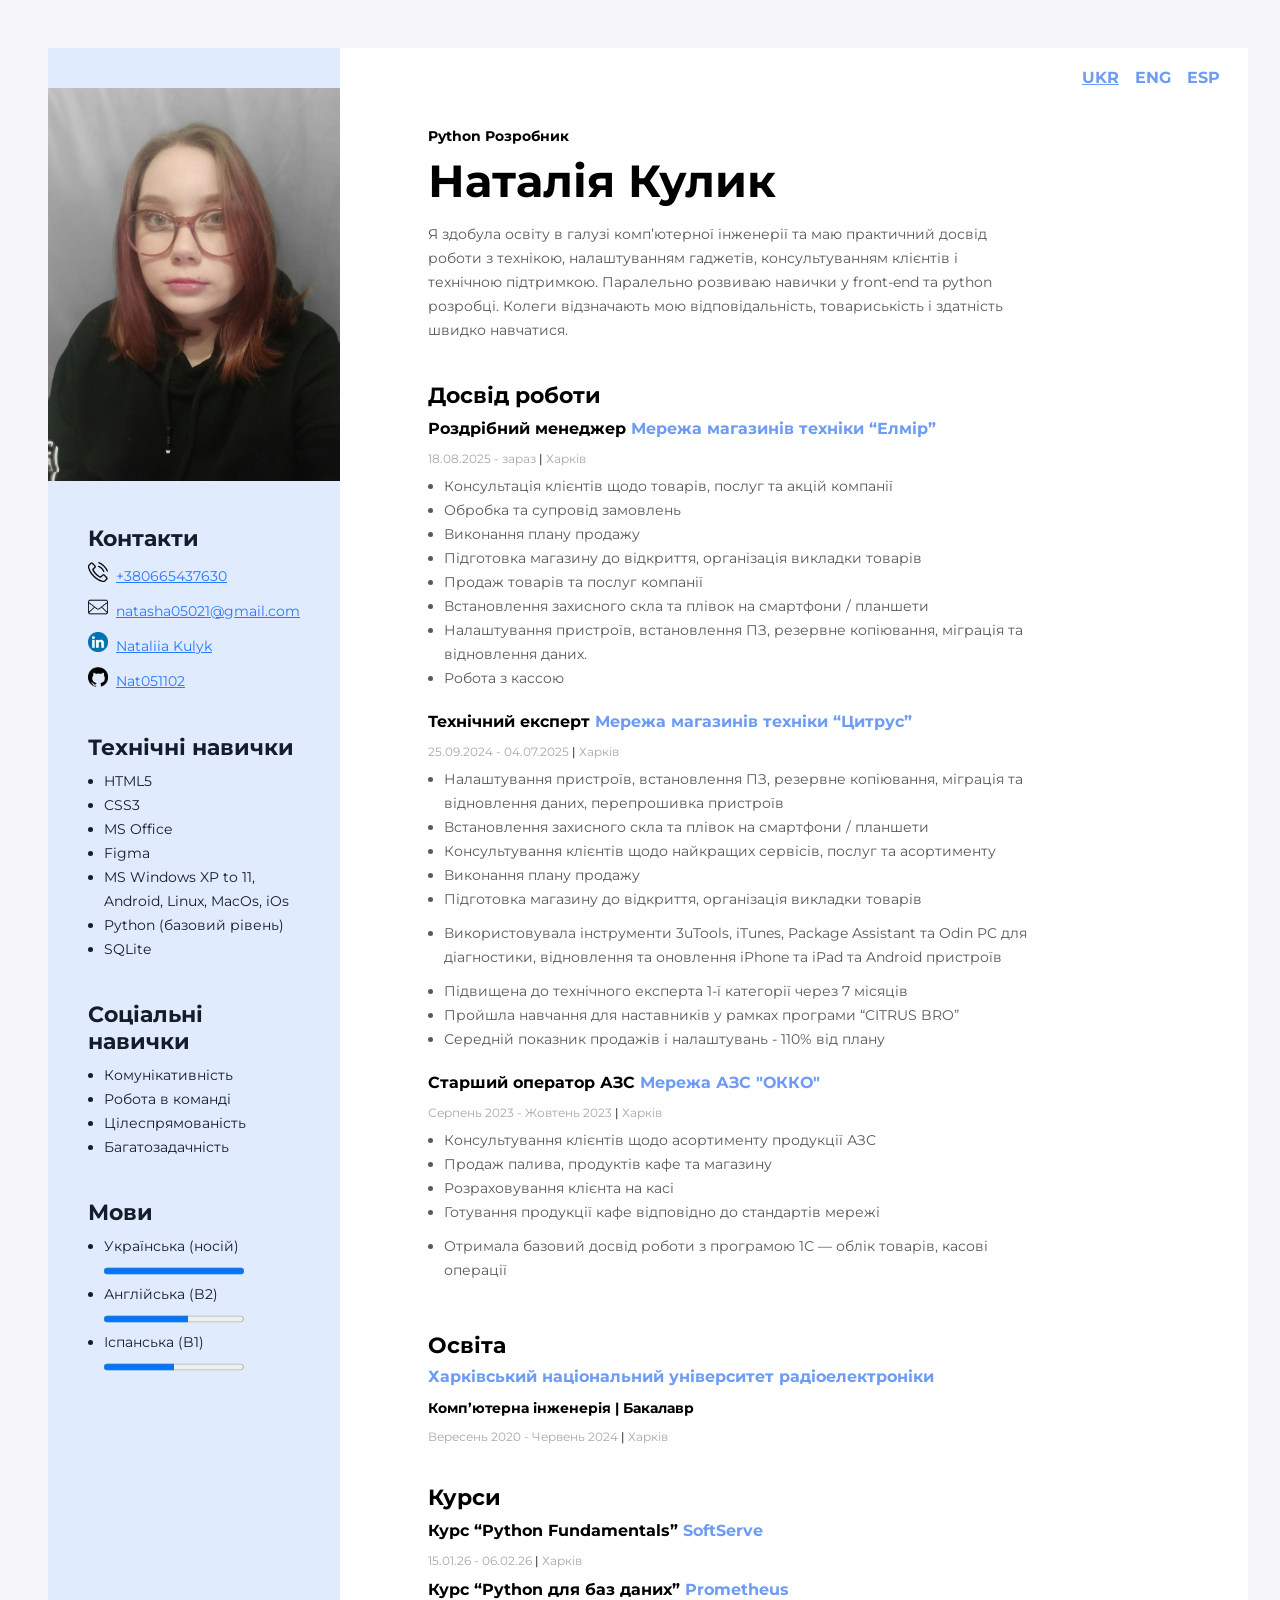
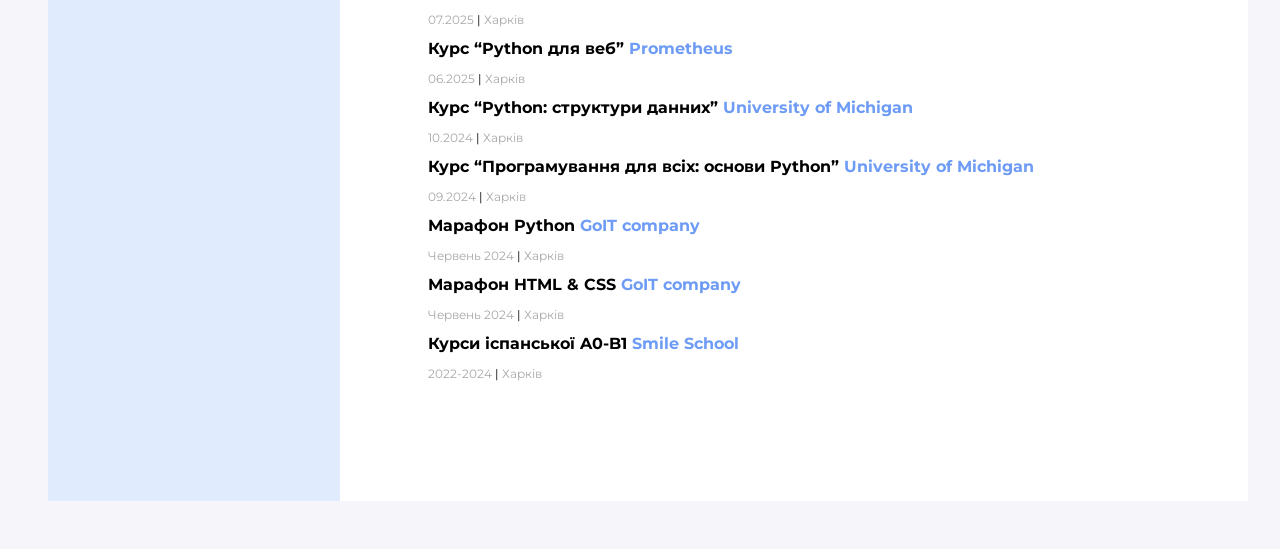
<file: index.html>
<!DOCTYPE html>
<html lang="ua">
  <head>
    <meta charset="UTF-8" />
    <meta name="viewport" content="width=device-width, initial-scale=1.0" />
    <title>Моє резюме</title>
    <link rel="preconnect" href="https://fonts.googleapis.com">
    <link rel="preconnect" href="https://fonts.gstatic.com" crossorigin>
    <link href="https://fonts.googleapis.com/css2?family=Montserrat:wght@400;700&display=swap" rel="stylesheet">
    <link rel="stylesheet" href="css/styles.css">
  </head>
  <body>
    <!-- Wraper -->
    <div class="wrapper">
        <!-- Language -->
        <div class="language_choice">
            <span class="choiced_language"><a class="language_choice_link" href="index.html" target="_self">UKR</a></span>
            <a class="language_choice_link" href="My resume eng.html" target="_self">ENG</a>
            <a class="language_choice_link" href="My resume esp.html" target="_self">ESP</a>
        </div>
        <!-- Main content -->
        <div class="main_content">
            <!-- My info -->
            <div class="my_info">
                <h2 class="my_profession">Python Розробник</h2>
                <h1 class="my_name">Наталія Кулик</h1>
                <p class="my_dscrp">Я здобула освіту в галузі комп’ютерної інженерії та маю практичний досвід роботи з технікою, налаштуванням гаджетів, консультуванням клієнтів і технічною підтримкою. Паралельно розвиваю навички у front-end та python розробці. Колеги відзначають мою відповідальність, товариськість і здатність швидко навчатися.</p>
            </div>
            <!-- My projects -->
            <!-- <div class="my_projects_container">
                <h3 class="my_projects_title">Progects</h3>
                <ol class="my_projects_list">
                    <li class="my_projects_item">
                        <a class="my_projects_item_link" href="https://hellen.p.goit.global" target="_blank">https://hellen.p.goit.global</a>
                        <span class="my_projects_item_tech">
                            ......................
                            [ HTML5, CSS3 ]
                        </span>
                    </li>
                    <li class="my_projects_item">
                        <a class="my_projects_item_link" href="https://cryptohub.p.goit.global/" target="_blank">https://cryptohub.p.goit.global/</a>
                        <span class="my_projects_item_tech">
                            .................
                            [ JavaScript ]
                        </span>
                    </li>
                    <li class="my_projects_item">
                        <a class="my_projects_item_link" href="https://kidslike.p.goit.global/" target="_blank">https://kidslike.p.goit.global/</a>
                        <span class="my_projects_item_tech">
                          ..........
                          [ React.js, Node.js ]  
                        </span>
                    </li>
                </ol>
             </div> -->
            <!-- Work experience -->
            <div class="work_experience">
                <h3 class="work_expeience_title">Досвід роботи</h3>
                <!-- Company 3 -->
                <div class="work_experience_container">
                    <h4 class="work_expeience_company">Роздрібний менеджер  <span class="company_name">Мережа магазинів техніки “Елмір” </span></h4>
                    <p class="work_experience_period">18.08.2025 - зараз  <span class="separator">|</span>   Харків</p>
                    <ul class="duties_list">
                        <li class="duties_item">Консультація клієнтів щодо товарів, послуг та акцій компанії</li>
                        <li class="duties_item">Обробка та супровід замовлень</li>
                        <li class="duties_item">Виконання плану продажу</li>
                        <li class="duties_item">Підготовка магазину до відкриття, організація викладки товарів</li>
                        <li class="duties_item">Продаж товарів та послуг компанії</li>
                        <li class="duties_item">Встановлення захисного скла та плівок на смартфони / планшети</li>
                        <li class="duties_item">Налаштування пристроїв, встановлення ПЗ, резервне копіювання, міграція та відновлення даних.</li>
                        <li class="duties_item">Робота з кассою</li>
                    </ul>
                </div>
            
                <!-- Company 2 -->
                <div class="work_experience_container">
                    <h4 class="work_expeience_company">Технічний експерт <span class="company_name">Мережа магазинів техніки “Цитрус” </span></h4>
                    <p class="work_experience_period">25.09.2024 - 04.07.2025   <span class="separator">|</span>  Харків</p>
                    <ul class="duties_list">
                        <li class="duties_item">Налаштування пристроїв, встановлення ПЗ, резервне копіювання, міграція та відновлення даних, перепрошивка пристроїв</li>
                        <li class="duties_item">Встановлення захисного скла та плівок на смартфони / планшети</li>
                        <li class="duties_item">Консультування клієнтів щодо найкращих сервісів, послуг та асортименту</li>
                        <li class="duties_item">Виконання плану продажу</li>
                        <li class="duties_item">Підготовка магазину до відкриття, організація викладки товарів </li>
                    </ul>
                    <ul class="duties_list">
                        <li class="duties_item">Використовувала інструменти 3uTools, iTunes, Package Assistant та Odin PC для діагностики, відновлення та оновлення iPhone та iPad та Android пристроїв </li>
                    </ul>
                    <ul class="duties_list">
                        <li class="duties_item">Підвищена до технічного експерта 1-ї категорії через 7 місяців</li>
                        <li class="duties_item">Пройшла навчання для наставників у рамках програми “CITRUS BRO”</li>
                        <li class="duties_item">Середній показник продажів і налаштувань - 110% від плану</li>
                    </ul>
                </div>
              
                <!-- Company 1 -->
                <div class="work_experience_container">
                    <h4 class="work_expeience_company">Старший оператор АЗС <span class="company_name">Мережа АЗС "ОККО"</span></h4>
                    <p class="work_experience_period">Серпень 2023 - Жовтень 2023   <span class="separator">|</span>   Харків</p>
                    <ul class="duties_list">
                        <li class="duties_item">Консультування клієнтів щодо асортименту продукції АЗС</li>
                        <li class="duties_item">Продаж палива, продуктів кафе та магазину</li>
                        <li class="duties_item">Розраховування клієнта на касі</li>
                        <li class="duties_item">Готування продукції кафе відповідно до стандартів мережі</li>
                    </ul>
                    <ul class="duties_list">
                        <li class="duties_item">Отримала базовий досвід роботи з програмою 1С — облік товарів, касові операції</li>
                    </ul>
                </div>
            </div>    
            <!-- Education -->
            <div class="education">
                <h3 class="my_education_title">Освіта</h3>
                <div>
                    <h4 class="my_university">Харківський національний університет радіоелектроніки</h4>
                    <h5 class="my_specialty">Комп’ютерна інженерія <span class="separator">|</span>   Бакалавр</h5>
                    <p class="study_period">Вересень 2020 - Червень 2024   <span class="separator">|</span>  Харків</p>
                  
                  <!--  <h5 class="my_specialty">Комп’ютерна інженерія <span class="separator">|</span>   Магістр</h5>
                    <p class="study_period">Вересень 2026 - Січень 2028   <span class="separator">|</span>  Харків</p> -->
                </div>
            </div>
            <!-- Courses -->
            <div class="work_experience">
                <h3 class="work_expeience_title">Курси</h3>
              <!-- Course 8 -->
              <div class="work_experience_container">
                  <h4 class="work_expeience_company">Курс “Python Fundamentals” <span class="company_name">SoftServe</span></h4>
                  <p class="work_experience_period">15.01.26 - 06.02.26  <span class="separator">|</span>   Харків</p>
              </div>          
              <!-- Course 7 -->
              <div class="work_experience_container">
                  <h4 class="work_expeience_company">Курс “Python для баз даних” <span class="company_name">Prometheus</span></h4>
                  <p class="work_experience_period">07.2025  <span class="separator">|</span>   Харків</p>
              </div>          
              <!-- Course 6 -->
              <div class="work_experience_container">
                  <h4 class="work_expeience_company">Курс “Python для веб” <span class="company_name">Prometheus</span></h4>
                  <p class="work_experience_period">06.2025  <span class="separator">|</span>   Харків</p>
              </div>
               <!-- Course 5 -->
               <div class="work_experience_container">
                   <h4 class="work_expeience_company">Курс “Python: структури данних” <span class="company_name">University of Michigan</span></h4>
                   <p class="work_experience_period">10.2024  <span class="separator">|</span>   Харків</p>
               </div>
               <!-- Course 4 -->
               <div class="work_experience_container">
                    <h4 class="work_expeience_company">Курс “Програмування для всіх: основи Python” <span class="company_name">University of Michigan</span></h4>
                    <p class="work_experience_period">09.2024  <span class="separator">|</span>   Харків</p>
                </div>
                <!-- Course 1 -->
                <div class="work_experience_container">
                    <h4 class="work_expeience_company">Марафон Python <span class="company_name">GoIT company</span></h4>
                    <p class="work_experience_period">Червень 2024   <span class="separator">|</span>   Харків</p>
                </div>
                <!-- Course 2 -->
                <div class="work_experience_container">
                    <h4 class="work_expeience_company">Марафон HTML & CSS <span class="company_name">GoIT company</span></h4>
                    <p class="work_experience_period">Червень 2024   <span class="separator">|</span>   Харків</p>
                </div>
                <!-- Course 3 -->
                <div class="work_experience_container">
                    <h4 class="work_expeience_company">Курси іспанської A0-B1 <span class="company_name">Smile School</span></h4>
                    <p class="work_experience_period">2022-2024  <span class="separator">|</span>   Харків</p>
                </div>        
            </div>
        </div>
        <!-- Sidebar -->
        <aside class="sidebar">
            <img class="my-photo" src="img/my_photo.jpg" alt="My photo" width="=393" height="393">
            <div class="sidebar_content">
                <!-- Contacts -->
                <div class="conntacts_container">
                    <h3 class="contacts_title">Контакти</h3>
                    <p class="contacts_item">
                        <span class="contacts_type"><img src="img/telephone.png" alt="Tel" width="=20" height="20"></span> 
                        <a class="contacts_link" href="tel:+38066543760">+380665437630</a>
                    </p>
                    <p class="contacts_item">
                        <span class="contacts_type"><img src="img/email.png" alt="Email" width="=20" height="20"></span> 
                        <a class="contacts_link" href="mailto:natasha05021@gmail.com">natasha05021@gmail.com</a>
                    </p>
                    <p class="contacts_item">
                        <span class="contacts_type"><img src="img/linkedin.png" alt="Linkedin" width="=20" height="20"></span> 
                        <a class="contacts_link" href="https://www.linkedin.com/feed/?trk=guest_homepage-basic_google-one-tap-submit">Nataliia Kulyk</a>
                    </p>
                    <p class="contacts_item">
                        <span class="contacts_type"><img src="img/git.png" alt="Linkedin" width="=20" height="20"></span> 
                        <a class="contacts_link" href="https://github.com/Nat051102">Nat051102</a>
                    </p>
                </div>
                <div class = "skills">
                      <!-- Tech skills -->
                      <div class="skills_container">
                          <h3 class="skills_title">Технічні навички</h3>
                          <ul class="skills_list">
                             <li class="skills_list_item">HTML5</li>
                             <li class="skills_list_item">CSS3</li>
                             <li class="skills_list_item">MS Office</li>
                             <li class="skills_list_item">Figma</li>
                             <li class="skills_list_item">MS Windows XP to 11, Android, Linux, MacOs, iOs</li>
                             <li class="skills_list_item">Python (базовий рівень)</li>
                             <li class="skills_list_item">SQLite</li>
                         </ul>
                     </div>
                     <!-- Soft skills -->
                     <div class="skills_container">
                         <h3 class="skills_title">Соціальні навички</h3>
                         <ul class="skills_list">
                            <li class="skills_list_item">Комунікативність</li>
                            <li class="skills_list_item">Робота в команді</li>
                            <li class="skills_list_item">Цілеспрямованість</li>
                            <li class="skills_list_item">Багатозадачність</li>
                        </ul>
                    </div>
                    <!-- Languages -->
                    <div class="skills_container">
                      <h3 class="skills_title">Мови</h3>
                      <ul class="skills_list">
                             <li class="skills_list_item">
                               <label for="file">Українська (носій)</label>
                               <progress id="file" value="100" max="100"> 100% </progress>
                             </li>
                            <li class="skills_list_item">
                               <label for="file">Англійська (B2)</label>
                               <progress id="file" value="60" max="100"> 60% </progress>
                            </li>
                            <li class="skills_list_item">
                               <label for="file">Іспанська (B1)</label>
                               <progress id="file" value="50" max="100"> 50% </progress>
                            </li>
                      </ul>
                   </div>
                </div>   
           </div>
        </aside>
    </div>
  </body>
</html>
</file>
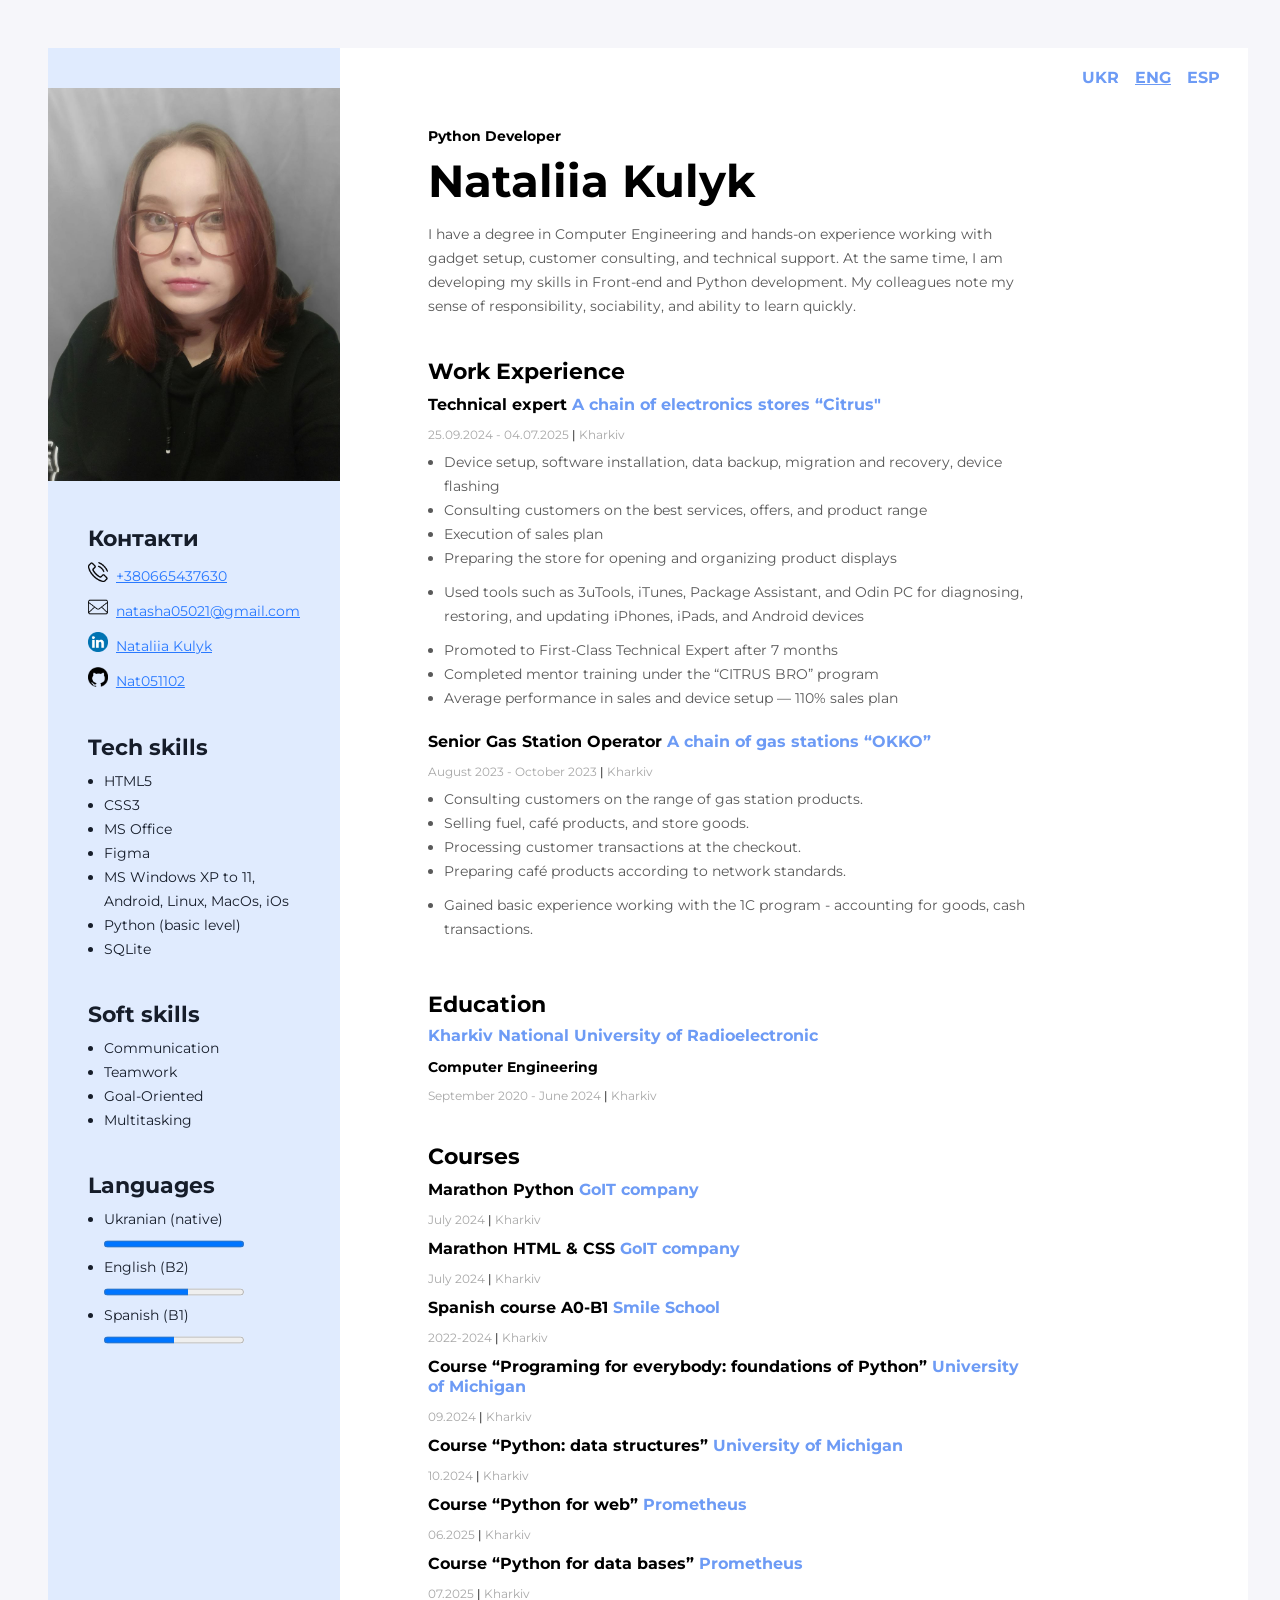
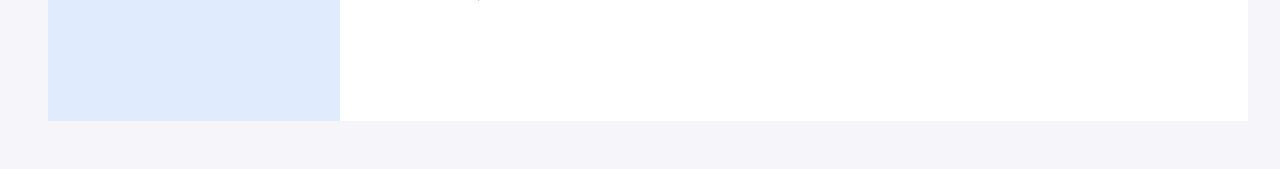
<file: my resume eng.html>
<!DOCTYPE html>
<html lang="en">
  <head>
    <meta charset="UTF-8" />
    <meta name="viewport" content="width=device-width, initial-scale=1.0" />
    <title>My resume</title>
    <link rel="preconnect" href="https://fonts.googleapis.com">
    <link rel="preconnect" href="https://fonts.gstatic.com" crossorigin>
    <link href="https://fonts.googleapis.com/css2?family=Montserrat:wght@400;700&display=swap" rel="stylesheet">
    <link rel="stylesheet" href="css/styles.css">
  </head>
  <body>
    <!-- Wraper --> 
    <div class="wrapper">
        <!-- Language -->
        <div class="language_choice">
            <a class="language_choice_link" href="Index.html" target="_self">UKR</a>
            <span class="choiced_language"><a class="language_choice_link" href="My resume eng.html" target="_self">ENG</a></span>
            <a class="language_choice_link" href="My resume esp.html" target="_self">ESP </a>
        </div>
        <!-- Main content -->
        <div class="main_content">
            <!-- My info -->
            <div class="my_info">
                <h2 class="my_profession">Python Developer</h2>
                <h1 class="my_name">Nataliia Kulyk</h1>
                <p class="my_dscrp">I have a degree in Computer Engineering and hands-on experience working with gadget setup, customer consulting, and technical support. At the same time, I am developing my skills in Front-end and Python development. My colleagues note my sense of responsibility, sociability, and ability to learn quickly.</p>
            </div>
            <!-- My projects -->
            <!-- <div class="my_projects_container">
                <h3 class="my_projects_title">Progects</h3>
                <ol class="my_projects_list">
                    <li class="my_projects_item">
                        <a class="my_projects_item_link" href="https://hellen.p.goit.global" target="_blank">https://hellen.p.goit.global</a>
                        <span class="my_projects_item_tech">
                            ......................
                            [ HTML5, CSS3 ]
                        </span>
                    </li>
                    <li class="my_projects_item">
                        <a class="my_projects_item_link" href="https://cryptohub.p.goit.global/" target="_blank">https://cryptohub.p.goit.global/</a>
                        <span class="my_projects_item_tech">
                            .................
                            [ JavaScript ]
                        </span>
                    </li>
                    <li class="my_projects_item">
                        <a class="my_projects_item_link" href="https://kidslike.p.goit.global/" target="_blank">https://kidslike.p.goit.global/</a>
                        <span class="my_projects_item_tech">
                          ..........
                          [ React.js, Node.js ]  
                        </span>
                    </li>
                </ol>
             </div> -->
            <!-- Work experience -->
            <div class="work_experience">
                <h3 class="work_expeience_title">Work Experience</h3>
                <!-- Company 2 -->
                <div class="work_experience_container">
                    <h4 class="work_expeience_company">Technical expert <span class="company_name">A chain of electronics stores “Citrus" </span></h4>
                    <p class="work_experience_period">25.09.2024 - 04.07.2025   <span class="separator">|</span>  Kharkiv</p>
                    <ul class="duties_list">
                        <li class="duties_item">Device setup, software installation, data backup, migration and recovery, device flashing</li>
                        <li class="duties_item">Consulting customers on the best services, offers, and product range</li>
                        <li class="duties_item">Execution of sales plan</li>
                        <li class="duties_item">Preparing the store for opening and organizing product displays </li>
                    </ul>
                    <ul class="duties_list">
                        <li class="duties_item">Used tools such as 3uTools, iTunes, Package Assistant, and Odin PC for diagnosing, restoring, and updating iPhones, iPads, and Android devices</li>
                    </ul>
                    <ul class="duties_list">
                        <li class="duties_item">Promoted to First-Class Technical Expert after 7 months</li>
                        <li class="duties_item">Completed mentor training under the “CITRUS BRO” program</li>
                        <li class="duties_item">Average performance in sales and device setup — 110% sales plan</li>
                    </ul>
                </div>
                <!-- Company 1 -->
                <div class="work_experience_container">
                    <h4 class="work_expeience_company">Senior Gas Station Operator <span class="company_name">A chain of gas stations “OKKO”</span></h4>
                    <p class="work_experience_period">August 2023 - October 2023   <span class="separator">|</span>   Kharkiv</p>
                    <ul class="duties_list">
                        <li class="duties_item">Consulting customers on the range of gas station products.</li>
                        <li class="duties_item">Selling fuel, café products, and store goods.</li>
                        <li class="duties_item">Processing customer transactions at the checkout.</li>
                        <li class="duties_item">Preparing café products according to network standards.</li>
                    </ul>
                    <ul class="duties_list">
                        <li class="duties_item">Gained basic experience working with the 1C program - accounting for goods, cash transactions.</li>
                    </ul>
                </div>
                <!-- Company 3 -->
                <!-- <div class="work_experience_container">
                    <h4 class="work_expeience_company">Manager <span class="company_name">BestUA Corp.</span></h4>
                    <p class="work_experience_period">June 2014 - February 2015  <span class="separator">|</span> Country</p>
                    <ul class="duties_list">
                        <li class="duties_item">Lorem ipsum dolor sit amet, consectetur adipiscing elit. </li>
                        <li class="duties_item">Quis ipsum suspendisse ultrices gravida.</li>
                        <li class="duties_item">Risus commodo viverra maecenas. </li>
                    </ul>
                </div> -->
            </div>
            <!-- Education -->
            <div class="education">
                <h3 class="my_education_title">Education</h3>
                <div>
                    <h4 class="my_university">Kharkiv National University of Radioelectronic</h4>
                    <h5 class="my_specialty">Computer Engineering</h5>
                    <p class="study_period">September 2020 - June 2024   <span class="separator">|</span>   Kharkiv</p>
                </div>
            </div>
            <!-- Courses -->
            <div class="work_experience">
                <h3 class="work_expeience_title">Courses</h3>
                <!-- Course 1 -->
                <div class="work_experience_container">
                    <h4 class="work_expeience_company">Marathon Python <span class="company_name">GoIT company</span></h4>
                    <p class="work_experience_period">July 2024   <span class="separator">|</span> Kharkiv</p>
                </div>
                <!-- Course 2 -->
                <div class="work_experience_container">
                    <h4 class="work_expeience_company">Marathon HTML & CSS <span class="company_name">GoIT company</span></h4>
                    <p class="work_experience_period">July 2024   <span class="separator">|</span> Kharkiv</p>
                </div>
                <!-- Course 3 -->
                <div class="work_experience_container">
                    <h4 class="work_expeience_company">Spanish course A0-B1 <span class="company_name">Smile School</span></h4>
                    <p class="work_experience_period">2022-2024  <span class="separator">|</span> Kharkiv</p>
                </div>
                <!-- Course 4 -->
                <div class="work_experience_container">
                    <h4 class="work_expeience_company">Course “Programing for everybody: foundations of Python” <span class="company_name">University of Michigan</span></h4>
                    <p class="work_experience_period">09.2024  <span class="separator">|</span> Kharkiv</p>
                </div>
                <!-- Course 5 -->
                <div class="work_experience_container">
                    <h4 class="work_expeience_company">Course “Python: data structures” <span class="company_name">University of Michigan</span></h4>
                    <p class="work_experience_period">10.2024  <span class="separator">|</span> Kharkiv</p>
                </div>
                <!-- Course 6 -->
                <div class="work_experience_container">
                    <h4 class="work_expeience_company">Course “Python for web” <span class="company_name">Prometheus</span></h4>
                    <p class="work_experience_period">06.2025  <span class="separator">|</span> Kharkiv</p>
                </div>
                <!-- Course 7 -->
                <div class="work_experience_container">
                    <h4 class="work_expeience_company">Course “Python for data bases” <span class="company_name">Prometheus</span></h4>
                    <p class="work_experience_period">07.2025  <span class="separator">|</span> Kharkiv</p>
                </div>                        
            </div>
        </div>
        <!-- Sidebar -->
        <aside class="sidebar">
            <img src="img/my_photo.jpg" alt="My photo" width="=393" height="393">
            <div class="sidebar_content">
                <!-- Contacts -->
                <div class="conntacts_container">
                    <h3 class="contacts_title">Контакти</h3>
                    <p class="contacts_item">
                        <span class="contacts_type"><img src="img/telephone.png" alt="Tel" width="=20" height="20"></span> 
                        <a class="contacts_link" href="tel:+38066543760">+380665437630</a>
                    </p>
                    <p class="contacts_item">
                        <span class="contacts_type"><img src="img/email.png" alt="Email" width="=20" height="20"></span> 
                        <a class="contacts_link" href="mailto:natasha05021@gmail.com">natasha05021@gmail.com</a>
                    </p>
                    <p class="contacts_item">
                        <span class="contacts_type"><img src="img/linkedin.png" alt="Linkedin" width="=20" height="20"></span> 
                        <a class="contacts_link" href="https://www.linkedin.com/feed/?trk=guest_homepage-basic_google-one-tap-submit">Nataliia Kulyk</a>
                    </p>
                    <p class="contacts_item">
                        <span class="contacts_type"><img src="img/git.png" alt="Linkedin" width="=20" height="20"></span> 
                        <a class="contacts_link" href="https://github.com/Nat051102">Nat051102</a>
                    </p>
                </div>
                <!-- Tech skills -->
                <div class="skills_container">
                    <h3 class="skills_title">Tech skills</h3>
                    <ul class="skills_list">
                       <li class="skills_list_item">HTML5</li>
                       <li class="skills_list_item">CSS3</li>
                       <li class="skills_list_item">MS Office</li>
                       <li class="skills_list_item">Figma</li>
                       <li class="skills_list_item">MS Windows XP to 11, Android, Linux, MacOs, iOs</li>
                       <li class="skills_list_item">Python (basic level)</li>
                       <li class="skills_list_item">SQLite</li>
                   </ul>
               </div>
               <!-- Soft skills -->
               <div class="skills_container">
                   <h3 class="skills_title">Soft skills</h3>
                   <ul class="skills_list">
                      <li class="skills_list_item">Communication</li>
                      <li class="skills_list_item">Teamwork</li>
                      <li class="skills_list_item">Goal-Oriented</li>
                      <li class="skills_list_item">Multitasking</li>
                  </ul>
              </div>
              <!-- Languages -->
              <div class="skills_container">
                <h3 class="skills_title">Languages</h3>
                <ul class="skills_list">
                       <li class="skills_list_item">
                         <label for="file">Ukranian (native)</label>
                         <progress id="file" value="100" max="100"> 100% </progress>
                       </li>
                      <li class="skills_list_item">
                         <label for="file">English (B2)</label>
                         <progress id="file" value="60" max="100"> 60% </progress>
                      </li>
                      <li class="skills_list_item">
                         <label for="file">Spanish (B1)</label>
                         <progress id="file" value="50" max="100"> 50% </progress>
                      </li>
                </ul>
             </div>
           </div>
        </aside>
    </div>
  </body>
</html>
</file>
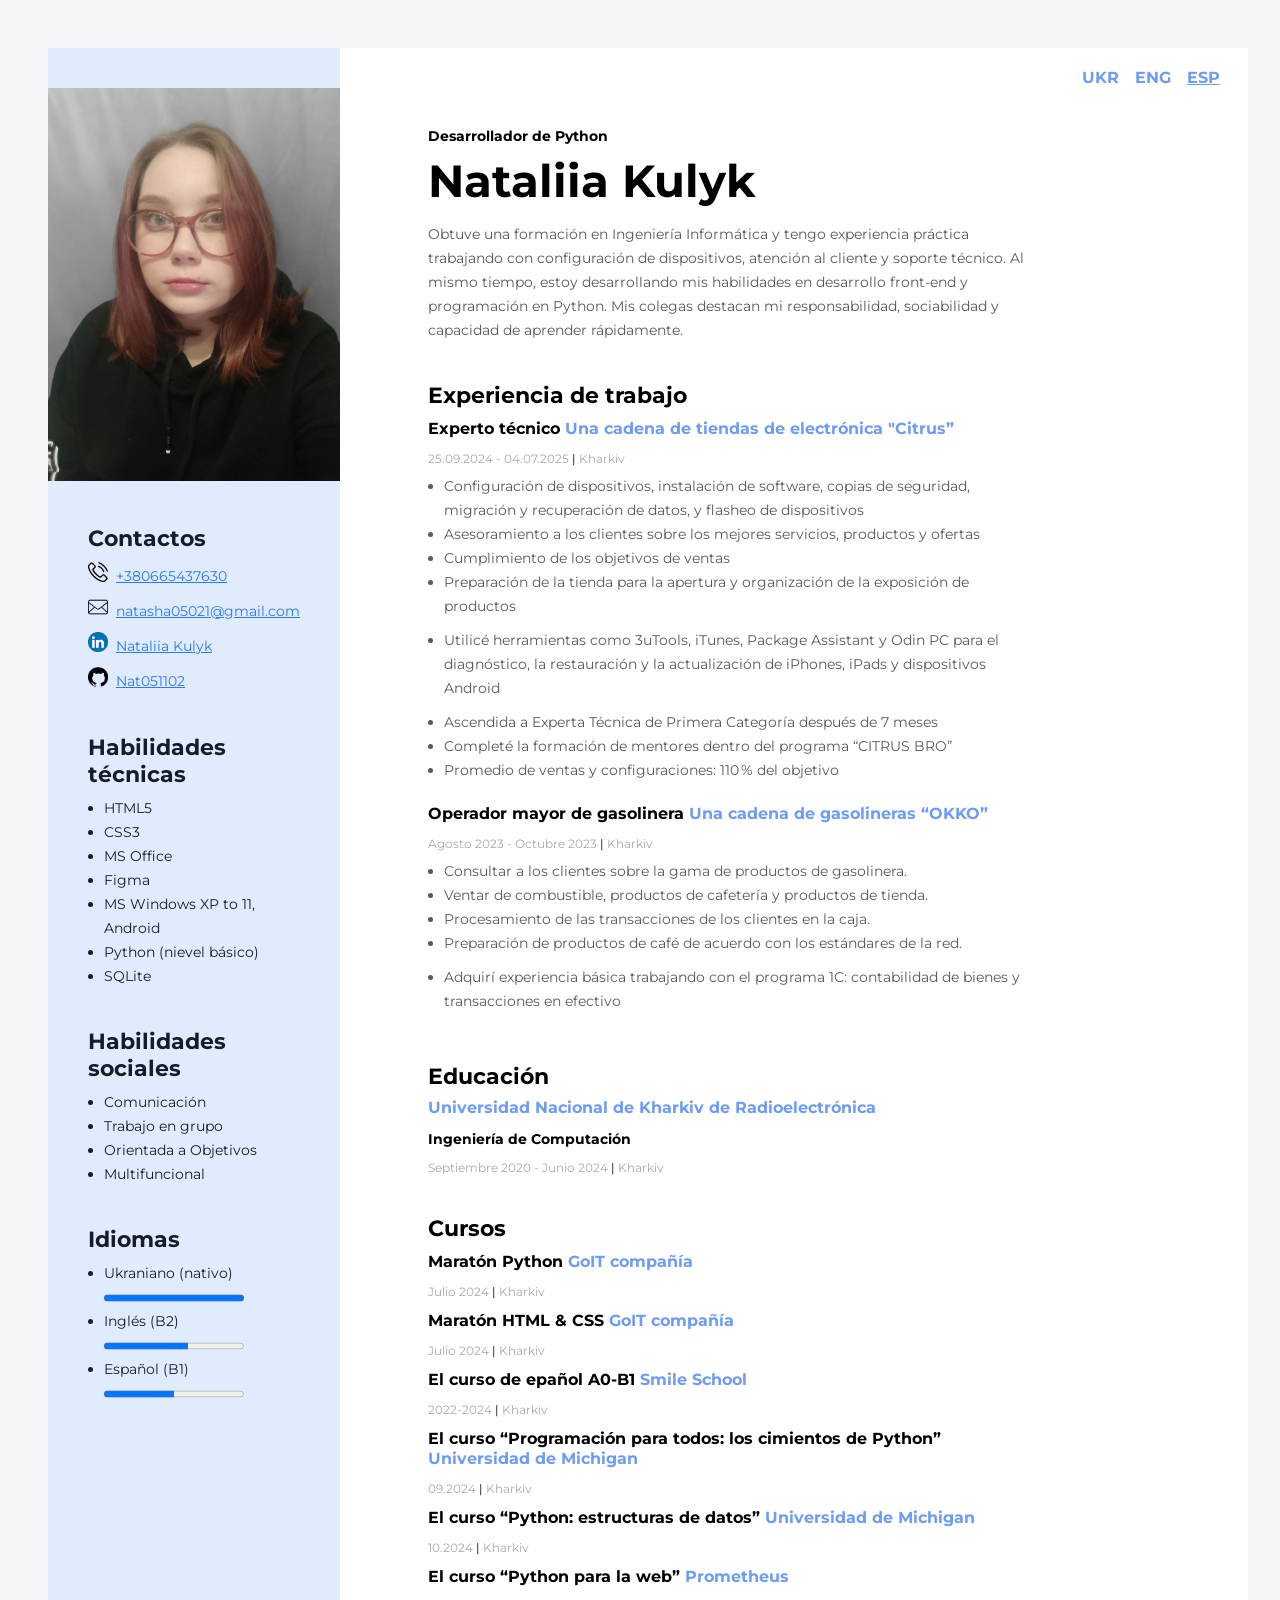
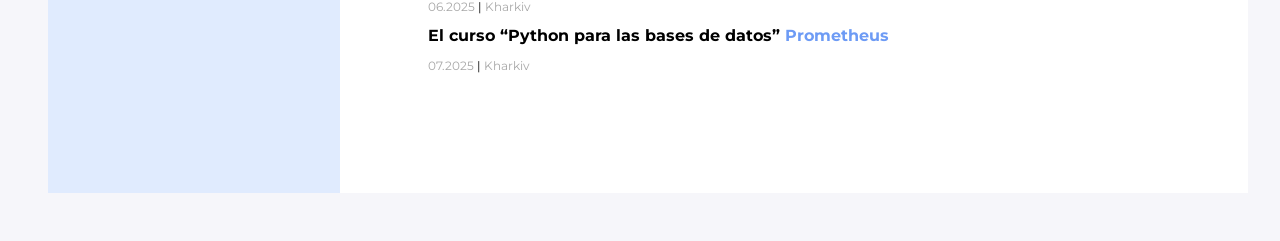
<file: my resume esp.html>
<!DOCTYPE html>
<html lang="es">
  <head>
    <meta charset="UTF-8" />
    <meta name="viewport" content="width=device-width, initial-scale=1.0" />
    <title>Mi resumen</title>
    <link rel="preconnect" href="https://fonts.googleapis.com">
    <link rel="preconnect" href="https://fonts.gstatic.com" crossorigin>
    <link href="https://fonts.googleapis.com/css2?family=Montserrat:wght@400;700&display=swap" rel="stylesheet">
    <link rel="stylesheet" href="css/styles.css">
  </head>
  <body>
    <!-- Wraper -->
    <div class="wrapper">
        <!-- Language -->
        <div class="language_choice">
            <a class="language_choice_link" href="Index.html" target="_self">UKR</a>
            <a class="language_choice_link" href="My resume eng.html" target="_self">ENG</a>
            <span class="choiced_language"><a class="language_choice_link" href="My resume esp.html" target="_self">ESP</a></span>
        </div>
        <!-- Main content -->
        <div class="main_content">
            <!-- My info -->
            <div class="my_info">
                <h2 class="my_profession">Desarrollador de Python</h2>
                <h1 class="my_name">Nataliia Kulyk</h1>
                <p class="my_dscrp">Obtuve una formación en Ingeniería Informática y tengo experiencia práctica trabajando con configuración de dispositivos, atención al cliente y soporte técnico. Al mismo tiempo, estoy desarrollando mis habilidades en desarrollo front-end y programación en Python. Mis colegas destacan mi responsabilidad, sociabilidad y capacidad de aprender rápidamente.
                </p>
            </div>
            <!-- My projects -->
            <!-- <div class="my_projects_container">
                <h3 class="my_projects_title">Progects</h3>
                <ol class="my_projects_list">
                    <li class="my_projects_item">
                        <a class="my_projects_item_link" href="https://hellen.p.goit.global" target="_blank">https://hellen.p.goit.global</a>
                        <span class="my_projects_item_tech">
                            ......................
                            [ HTML5, CSS3 ]
                        </span>
                    </li>
                    <li class="my_projects_item">
                        <a class="my_projects_item_link" href="https://cryptohub.p.goit.global/" target="_blank">https://cryptohub.p.goit.global/</a>
                        <span class="my_projects_item_tech">
                            .................
                            [ JavaScript ]
                        </span>
                    </li>
                    <li class="my_projects_item">
                        <a class="my_projects_item_link" href="https://kidslike.p.goit.global/" target="_blank">https://kidslike.p.goit.global/</a>
                        <span class="my_projects_item_tech">
                          ..........
                          [ React.js, Node.js ]  
                        </span>
                    </li>
                </ol>
             </div> -->
            <!-- Work experience -->
            <div class="work_experience">
                <h3 class="work_expeience_title">Experiencia de trabajo</h3>
                 <!-- Company 2 -->
                 <div class="work_experience_container">
                    <h4 class="work_expeience_company">Experto técnico <span class="company_name">Una cadena de tiendas de electrónica "Citrus”</span></h4>
                    <p class="work_experience_period">25.09.2024 - 04.07.2025   <span class="separator">|</span>  Kharkiv</p>
                    <ul class="duties_list">
                        <li class="duties_item">Configuración de dispositivos, instalación de software, copias de seguridad, migración y recuperación de datos, y flasheo de dispositivos</li>
                        <li class="duties_item">Asesoramiento a los clientes sobre los mejores servicios, productos y ofertas</li>
                        <li class="duties_item">Cumplimiento de los objetivos de ventas</li>
                        <li class="duties_item">Preparación de la tienda para la apertura y organización de la exposición de productos</li>
                    </ul>
                    <ul class="duties_list">
                        <li class="duties_item">Utilicé herramientas como 3uTools, iTunes, Package Assistant y Odin PC para el diagnóstico, la restauración y la actualización de iPhones, iPads y dispositivos Android</li>
                    </ul>
                    <ul class="duties_list">
                        <li class="duties_item">Ascendida a Experta Técnica de Primera Categoría después de 7 meses</li>
                        <li class="duties_item">Completé la formación de mentores dentro del programa “CITRUS BRO”</li>
                        <li class="duties_item">Promedio de ventas y configuraciones: 110 % del objetivo</li>
                    </ul>
                </div>            
                <!-- Company 1 -->
                <div class="work_experience_container">
                    <h4 class="work_expeience_company">Operador mayor de gasolinera<span class="company_name"> Una cadena de gasolineras “OKKO” </span></h4>
                    <p class="work_experience_period">Agosto 2023 - Octubre 2023   <span class="separator">|</span>   Kharkiv</p>
                    <ul class="duties_list">
                        <li class="duties_item">Consultar a los clientes sobre la gama de productos de gasolinera.</li>
                        <li class="duties_item">Ventar de combustible, productos de cafetería y productos de tienda.</li>
                        <li class="duties_item">Procesamiento de las transacciones de los clientes en la caja.</li>
                        <li class="duties_item">Preparación de productos de café de acuerdo con los estándares de la red.</li>
                    </ul>
                    <ul class="duties_list">
                        <li class="duties_item">Adquirí experiencia básica trabajando con el programa 1C: contabilidad de bienes y transacciones en efectivo</li>
                    </ul>
                </div>
                <!-- Company 3 -->
                <!-- <div class="work_experience_container">
                    <h4 class="work_expeience_company">Manager <span class="company_name">BestUA Corp.</span></h4>
                    <p class="work_experience_period">June 2014 - February 2015  <span class="separator">|</span> Country</p>
                    <ul class="duties_list">
                        <li class="duties_item">Lorem ipsum dolor sit amet, consectetur adipiscing elit. </li>
                        <li class="duties_item">Quis ipsum suspendisse ultrices gravida.</li>
                        <li class="duties_item">Risus commodo viverra maecenas. </li>
                    </ul>
                </div> -->
            </div>
            <!-- Education -->
            <div class="education">
                <h3 class="my_education_title">Educación</h3>
                <div>
                    <h4 class="my_university">Universidad Nacional de Kharkiv de Radioelectrónica</h4>
                    <h5 class="my_specialty">Ingeniería de Computación</h5>
                    <p class="study_period">Septiembre 2020 - Junio 2024   <span class="separator">|</span>   Kharkiv</p>
                </div>
            </div>
            <!-- Courses -->
            <div class="work_experience">
                <h3 class="work_expeience_title">Cursos</h3>
                <!-- Course 1 -->
                <div class="work_experience_container">
                    <h4 class="work_expeience_company">Maratón Python <span class="company_name">GoIT compañía</span></h4>
                    <p class="work_experience_period">Julio 2024   <span class="separator">|</span>   Kharkiv</p>
                </div>
                <!-- Course 2 -->
                <div class="work_experience_container">
                    <h4 class="work_expeience_company">Maratón HTML & CSS <span class="company_name">GoIT compañía</span></h4>
                    <p class="work_experience_period">Julio 2024   <span class="separator">|</span>   Kharkiv</p>
                </div>
                 <!-- Course 3 -->
                 <div class="work_experience_container">
                    <h4 class="work_expeience_company">El curso de epañol A0-B1 <span class="company_name">Smile School</span></h4>
                    <p class="work_experience_period">2022-2024  <span class="separator">|</span> Kharkiv</p>
                </div>
                <!-- Course 4 -->
                <div class="work_experience_container">
                    <h4 class="work_expeience_company">El curso “Programación para todos: los cimientos de Python” <span class="company_name">Universidad de Michigan</span></h4>
                    <p class="work_experience_period">09.2024  <span class="separator">|</span> Kharkiv</p>
                </div>
                <!-- Course 5 -->
                <div class="work_experience_container">
                    <h4 class="work_expeience_company">El curso “Python: estructuras de datos” <span class="company_name">Universidad de Michigan</span></h4>
                    <p class="work_experience_period">10.2024  <span class="separator">|</span> Kharkiv</p>
                </div>
                <!-- Course 6 -->
                <div class="work_experience_container">
                    <h4 class="work_expeience_company">El curso “Python para la web” <span class="company_name">Prometheus</span></h4>
                    <p class="work_experience_period">06.2025  <span class="separator">|</span> Kharkiv</p>
                </div>
                <!-- Course 7 -->
                <div class="work_experience_container">
                    <h4 class="work_expeience_company">El curso “Python para las bases de datos” <span class="company_name">Prometheus</span></h4>
                    <p class="work_experience_period">07.2025  <span class="separator">|</span> Kharkiv</p>
                </div>             
            </div>
        </div>
        <!-- Sidebar -->
        <aside class="sidebar">
            <img src="img/my_photo.jpg" alt="My photo" width="=393" height="393">
            <div class="sidebar_content">
                <!-- Contacts -->
                <div class="conntacts_container">
                    <h3 class="contacts_title">Contactos</h3>
                    <p class="contacts_item">
                        <span class="contacts_type"><img src="img/telephone.png" alt="Tel" width="=20" height="20"></span> 
                        <a class="contacts_link" href="tel:+38066543760">+380665437630</a>
                    </p>
                    <p class="contacts_item">
                        <span class="contacts_type"><img src="img/email.png" alt="Email" width="=20" height="20"></span> 
                        <a class="contacts_link" href="mailto:natasha05021@gmail.com">natasha05021@gmail.com</a>
                    </p>
                    <p class="contacts_item">
                        <span class="contacts_type"><img src="img/linkedin.png" alt="Linkedin" width="=20" height="20"></span> 
                        <a class="contacts_link" href="https://www.linkedin.com/feed/?trk=guest_homepage-basic_google-one-tap-submit">Nataliia Kulyk</a>
                    </p>
                    <p class="contacts_item">
                        <span class="contacts_type"><img src="img/git.png" alt="Linkedin" width="=20" height="20"></span> 
                        <a class="contacts_link" href="https://github.com/Nat051102">Nat051102</a>
                    </p>
                </div>
                <!-- Tech skills -->
                <div class="skills_container">
                    <h3 class="skills_title">Habilidades técnicas</h3>
                    <ul class="skills_list">
                       <li class="skills_list_item">HTML5</li>
                       <li class="skills_list_item">CSS3</li>
                       <li class="skills_list_item">MS Office</li>
                       <li class="skills_list_item">Figma</li>
                       <li class="skills_list_item">MS Windows XP to 11, Android</li>
                       <li class="skills_list_item">Python (nievel básico)</li>
                       <li class="skills_list_item">SQLite</li>
                   </ul>
               </div>
               <!-- Soft skills -->
               <div class="skills_container">
                   <h3 class="skills_title">Habilidades sociales</h3>
                   <ul class="skills_list">
                      <li class="skills_list_item">Comunicación</li>
                      <li class="skills_list_item">Trabajo en grupo</li>
                      <li class="skills_list_item">Orientada a Objetivos</li>
                      <li class="skills_list_item">Multifuncional</li>
                  </ul>
              </div>
              <!-- Languages -->
              <div class="skills_container">
                <h3 class="skills_title">Idiomas</h3>
                <ul class="skills_list">
                       <li class="skills_list_item">
                         <label for="file">Ukraniano (nativo)</label>
                         <progress id="file" value="100" max="100"> 100% </progress>
                       </li>
                      <li class="skills_list_item">
                         <label for="file">Inglés (B2)</label>
                         <progress id="file" value="60" max="100"> 60% </progress>
                      </li>
                      <li class="skills_list_item">
                         <label for="file">Español (B1)</label>
                         <progress id="file" value="50" max="100"> 50% </progress>
                      </li>
                </ul>
             </div>
           </div>
        </aside>
    </div>
  </body>
</html>
</file>
<file: css/styles.css>
body{
    background: #f6f6fa;
    padding: 40px 40px 40px 40px;
    font-family: "Montserrat", sans-serif;
}

ul, ol {
    margin-top: 0;
    margin-bottom: 0;
}

.wrapper {
    background: #fff;
    display: flex;
    flex-direction: row-reverse;
    width: 1200px;
    margin: 0 auto;
}

.language_choice {
    display: flex;
    flex-direction: row;
    padding-top: 20px;
    padding-right: 20px;
}

.language_choice_link {
    padding-right: 8px;
    padding-left: 8px;
    font-weight: 700;
    font-size: 16px;
    line-height: 20px;
    color: #6d9bf5;
    text-decoration:double;

}

.choiced_language {
    text-decoration: underline;
    color: #6d9bf5;
}

.main_content {
    padding-left: 88px;
    padding-top: 80px;
    padding-bottom: 80px;
    padding-right: 40px;
    box-sizing: border-box;
}

.sidebar {
    background: #e0ebfe;
    padding-top: 40px;
    padding-bottom: 40px;
    box-sizing: border-box;
    width: 370px;
}

.sidebar_content {
    padding-top: 40px;
    padding-left: 40px;
    padding-right: 40px;
    box-sizing: border-box;
}

.contacts_title {
    font-weight: 700;
    font-size: 22px;
    color: #161d2a;
    line-height: normal;
    margin-top: 0;
    margin-bottom: 10px;
}

.contacts_type {
    font-weight: 700;
    font-size: 14px;
    color: #161d2a;
    line-height: 24px;
    margin-right: 8px;
}


.contacts_link {
    font-weight: 400;
    font-size: 14px;
    line-height: 24px;
    text-decoration: underline;
    color: #2979ff;
    text-align: left;
}

.contacts_item {
    display: flex;
    align-items: center; 
    margin-top: 0;
    margin-bottom: 8px;
}

.contacts_container {
    margin-bottom: 40px;
}

.skills_container {
    margin-top: 40px;
    margin-bottom: 40px;
}

.skills_title{
    font-weight: 700;
    font-size: 22px;
    color: #161d2a;
    line-height: normal;
    margin-top: 0;
    margin-bottom: 8px;
}

.skills_list {
    padding-left: 16px;
}

.skills_list_item {
    font-weight: 400;
    font-size: 14px;
    color: #161d2a;
    line-height: 24px;
}

.my_profession{
    font-weight: 700;
    font-size: 14px;
    line-height: 17px;
    color: #000;
    margin-top: 0;
    margin-bottom: 8px;
}

.my_name {
    font-weight: 700;
    font-size: 45px;
    line-height: 55px;
    color: #000;
    margin-top: 0;
    margin-bottom: 12px;
}

.my_dscrp {
    font-weight: 400;
    font-size: 14px;
    line-height: 24px;
    color: #595959;
}

.my_info {
    margin-bottom: 40px;
}

.my_projects_title {
    font-weight: 700;
    font-size: 22px;
    line-height: 27px;
    color: #000;
    margin-top: 0;
    margin-bottom: 8px;  
}

.my_projects_item {
    font-weight: 700;
    font-size: 14px;
    line-height: 24px;
    color: #000;
}

.my_projects_list {
    padding-left: 16px;
}

.my_projects_item_link {
    font-weight: 400;
    font-size: 14px;
    line-height: 24px;
    text-decoration:underline;
    color: #005fff;
}

.my_projects_item_tech {
    font-weight: 400;
    font-size: 14px;
    line-height: 24px;
    color: #595959;
}

.my_projects_container {
    margin-bottom: 40px;
}

.work_expeience_title {
    font-weight: 700;
    font-size: 22px;
    line-height: 27px;
    color: #000;
    margin-top: 0;
    margin-bottom: 10px;
}

.work_expeience_company {
    font-weight: 700;
    font-size: 16px;
    line-height: 20px;
    color: #000;
    margin-top: 0;
    margin-bottom: 12px
}

.company_name {
    color: #6d9bf5;
}

.work_experience_period {
    font-weight: 400;
    font-size: 12px;
    line-height: 15px;
    color: #a8a8a8;
    margin-bottom: 8px;
}

.separator {
    color: #000;
}

.duties_list {
    padding-bottom: 10px;
    padding-left: 16px;
}

.duties_item {
    font-weight: 400;
    font-size: 14px;
    line-height: 24px;
    color: #595959;
}

.work_experience_container {
    margin-bottom: 12px;
}

.work_experience {
    margin-bottom: 40px;
}

.education {
    margin-bottom: 40px;
}

.my_education_title {
    font-weight: 700;
    font-size: 22px;
    line-height: 27px;
    color: #000;
    margin-top: 0;
    margin-bottom: 8px;
}

.my_university {
    font-weight: 700;
    font-size: 16px;
    line-height: 20px;
    color: #6d9bf5;
    margin-top: 0;
    margin-bottom: 12px
}

.my_specialty {
    font-weight: 700;
    font-size: 14px;
    color: #000;
    margin-top: 0;
    margin-bottom: 12px
}

.study_period {
    font-weight: 400;
    font-size: 12px;
    line-height: 15px;
    color: #a8a8a8;
    margin-bottom: 8px;
}

@media screen and (max-width: 900px) {
     .wrapper {
          flex-direction: column;
     }
     .sidebar {
         width: 100%;
         display: flex;
     }
    
    .skills{
        display: flex;
    }

    .my-photo {
        width: 50%;
        height: 100%;
    }

    .contacts-container {
        margin-top: 0;
        margin-left: 20px;
        margin-right: 20px;
    }

    .skills_container {
        margin-top: 20px;
        margin-left: 20px;
        margin-right: 0;
    }
    
    .main_content{
        padding: 30px;
    }
 }

@media screen and (max-width: 600px) {
     .sidebar {
         flex-direction: column;
     }
     .my-photo {
         width: 100%;
     }
     .sidebar_content {
         margin-top: 20px;
     }

    .contacts_title {
        font-size: 18px;
        margin-bottom: 10px;
    }

    .skills_title {
        font-size: 18px;
        margin-bottom: 10px;
    }

    .my_name {
       font-size: 30px; 
    }

    .my_profession {
        margin-bottom: 10px;
    }

    .main_content {
        margin-bottom: 30px;
    }

    .work_expeience_title {
        font-size: 18px;
    }

    .my_projects_title {
        font-size: 18px;
    }


    .my_projects_container {
        margin-bottom: 30px;
    }

    .education {
        margin-top: 30px;
    }

    .work_expeience_company {
        margin-bottom: 0;
    }

    .duties_list {
        margin-top: 0;
    }
 }
</file>
